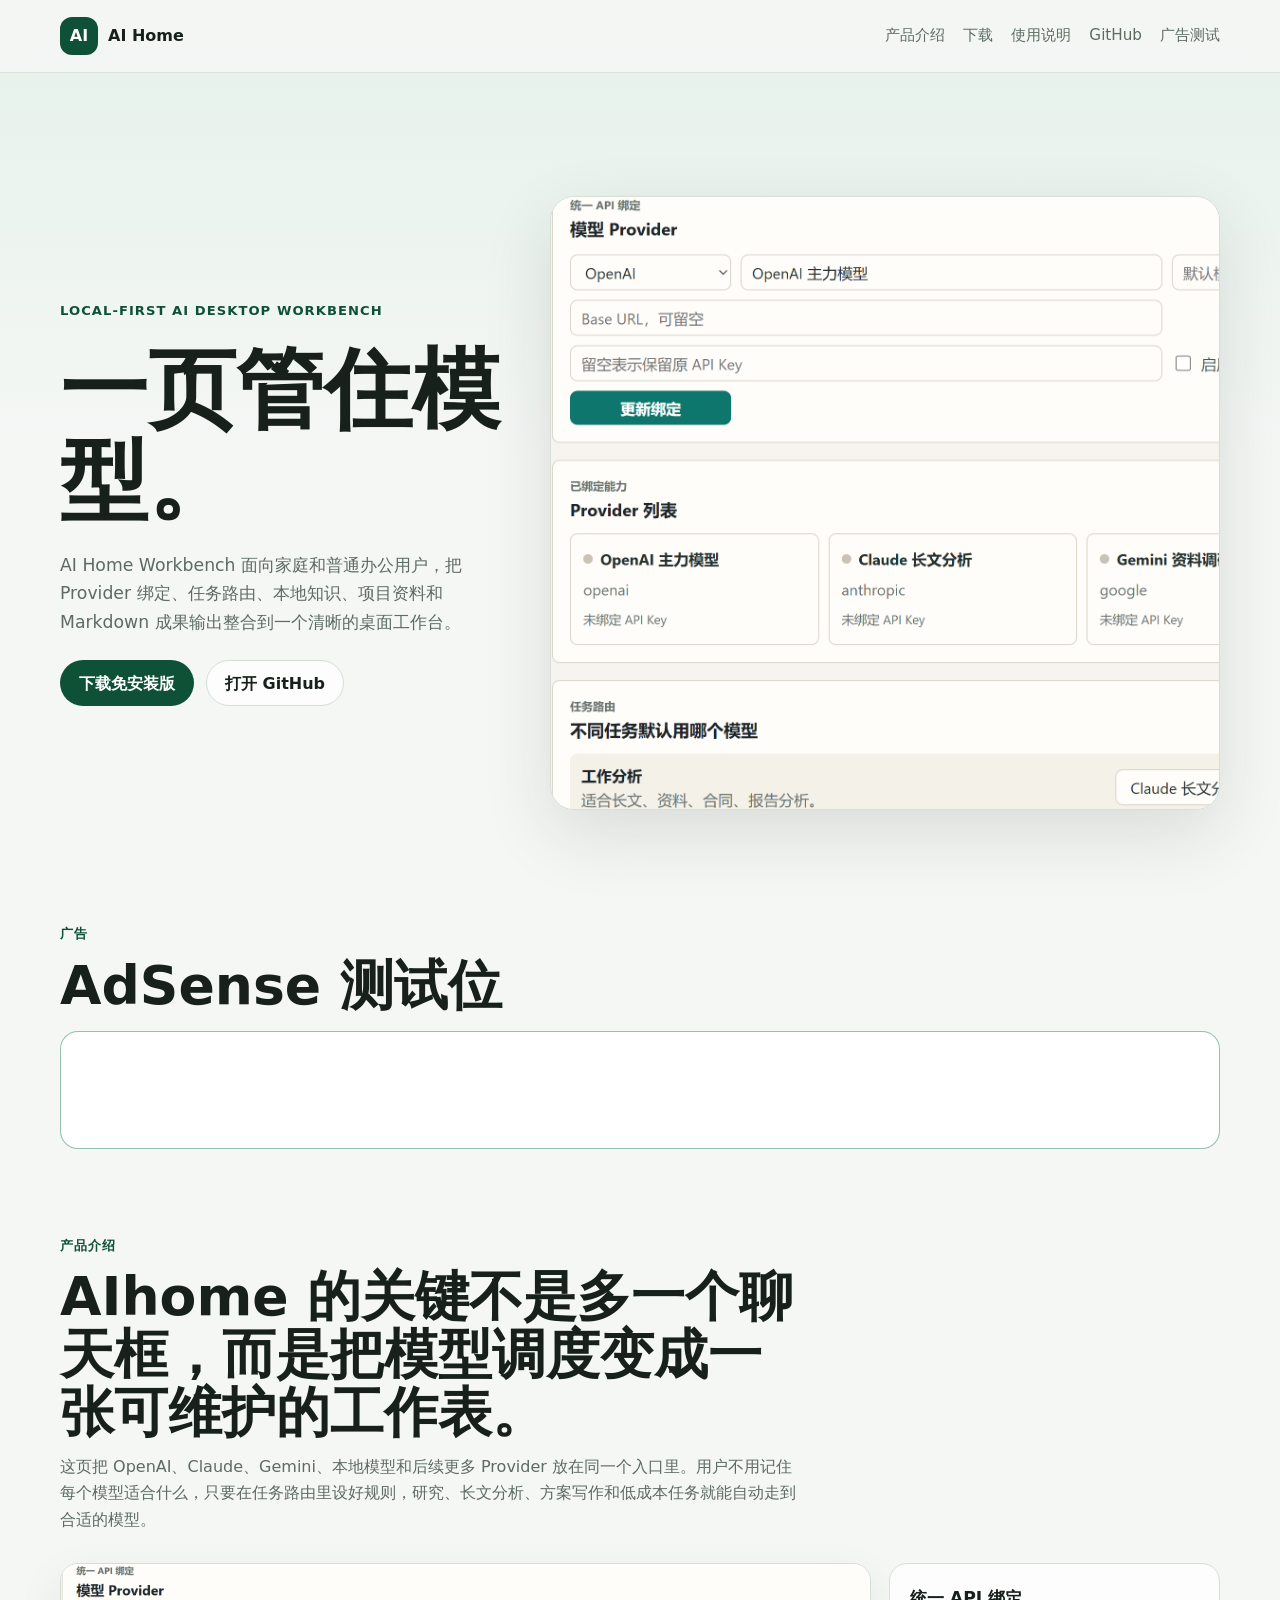
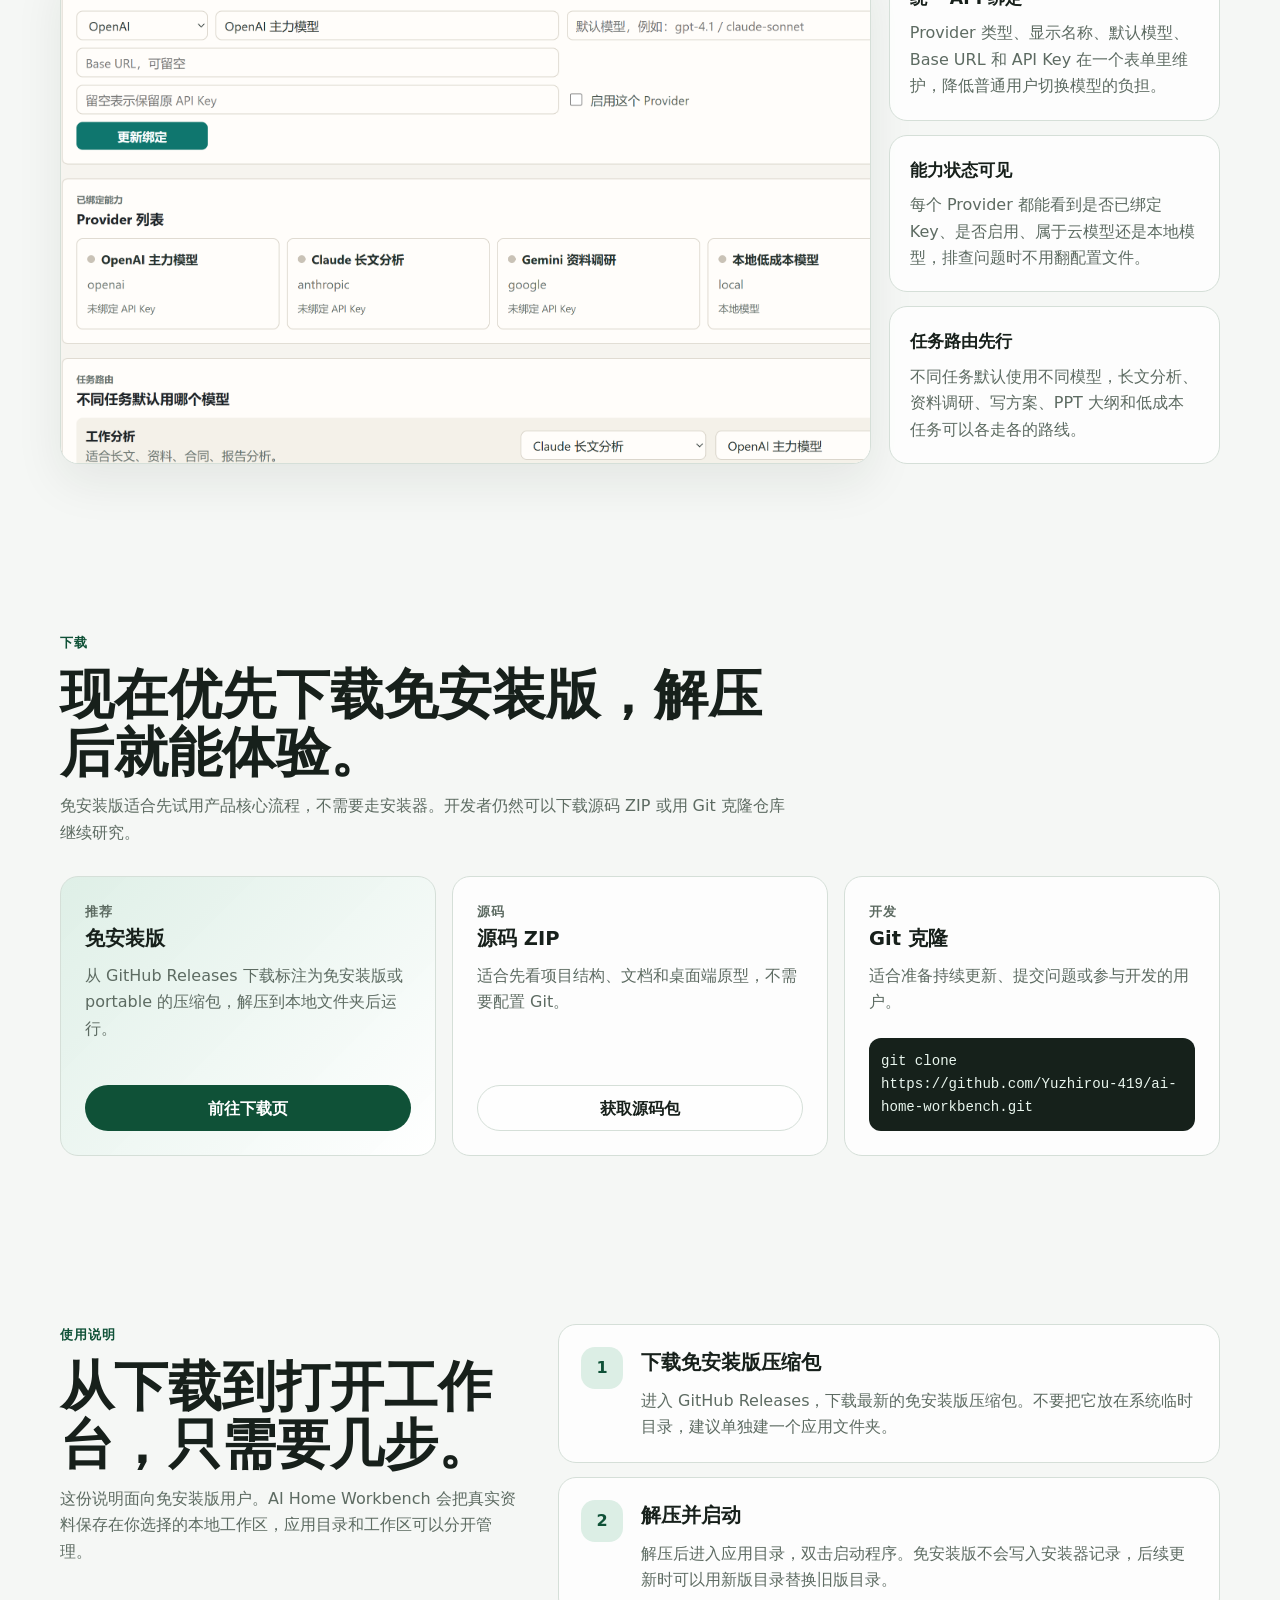
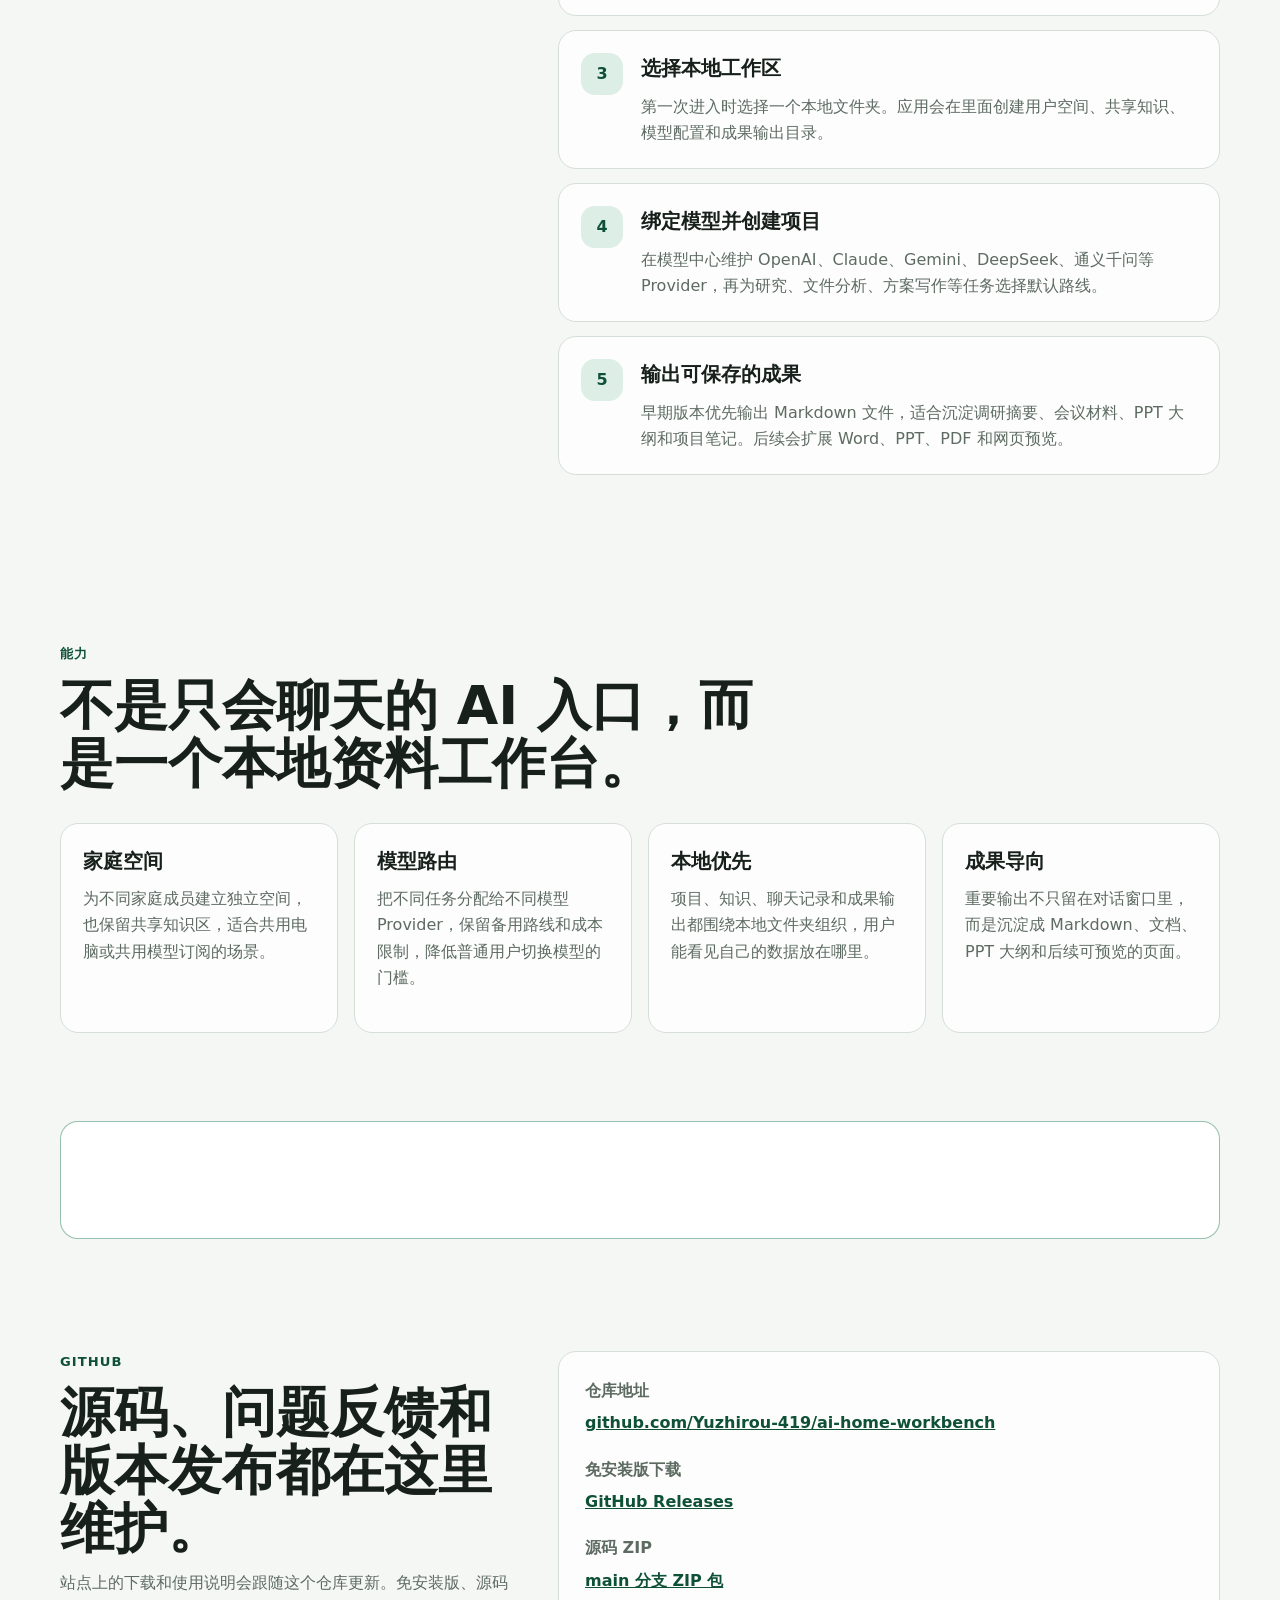
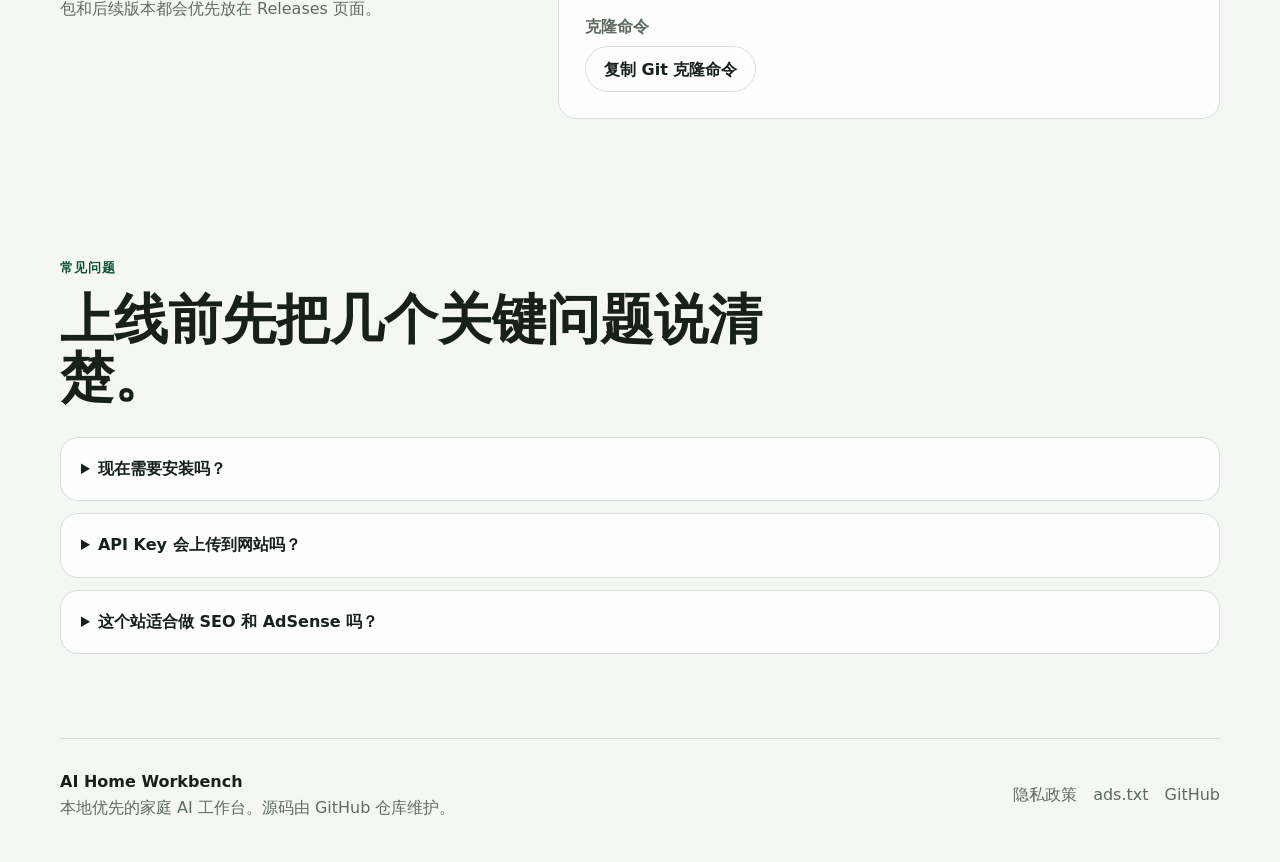
<file: index.html>
<!doctype html>
<html lang="zh-CN">
  <head>
    <meta charset="utf-8" />
    <meta name="viewport" content="width=device-width, initial-scale=1" />
    <title>AI Home Workbench - 免安装版模型路由工作台</title>
    <meta
      name="description"
      content="AI Home Workbench 免安装版是面向家庭和普通办公用户的本地优先 AI 桌面工作台，用模型 Provider、任务路由、本地知识和 Markdown 成果输出组织日常 AI 工作。"
    />
    <meta name="robots" content="index, follow" />
    <meta name="google-adsense-account" content="ca-pub-8977862168442936" />
    <link rel="canonical" href="https://mindsetdiary.site/" />
    <link rel="stylesheet" href="./styles.css" />
    <meta property="og:type" content="website" />
    <meta property="og:title" content="AI Home Workbench" />
    <meta
      property="og:description"
      content="把家庭成员、模型 API、本地知识和办公成果放进同一个本地优先工作台。"
    />
    <meta property="og:image" content="https://mindsetdiary.site/assets/aihome-soul-page.png" />
    <meta property="og:url" content="https://mindsetdiary.site/" />
    <meta name="twitter:card" content="summary_large_image" />
    <script
      async
      src="https://pagead2.googlesyndication.com/pagead/js/adsbygoogle.js?client=ca-pub-8977862168442936"
      crossorigin="anonymous"
    ></script>
    <script type="application/ld+json">
      {
        "@context": "https://schema.org",
        "@type": "SoftwareApplication",
        "name": "AI Home Workbench",
        "applicationCategory": "ProductivityApplication",
        "operatingSystem": "Windows",
        "softwareVersion": "0.1.0",
        "description": "AI Home Workbench 是面向家庭和普通办公用户的本地优先 AI 桌面工作台，统一管理家庭空间、模型路由、项目、本地知识和 Markdown 成果。",
        "url": "https://mindsetdiary.site/",
        "codeRepository": "https://github.com/Yuzhirou-419/ai-home-workbench",
        "downloadUrl": "https://github.com/Yuzhirou-419/ai-home-workbench/releases",
        "inLanguage": "zh-CN"
      }
    </script>
  </head>
  <body>
    <a class="skip-link" href="#main">跳到正文</a>
    <header class="site-header">
      <nav class="nav-shell" aria-label="主导航">
        <a class="brand-link" href="#top" aria-label="AI Home Workbench 首页">
          <span class="brand-mark">AI</span>
          <span>AI Home</span>
        </a>
        <div class="nav-links">
          <a href="#soul">产品介绍</a>
          <a href="#download">下载</a>
          <a href="#guide">使用说明</a>
          <a href="#github">GitHub</a>
          <a href="#adsense">广告测试</a>
        </div>
      </nav>
    </header>

    <main id="main">
      <section class="hero-section" id="top">
        <div class="hero-copy">
          <p class="section-kicker">Local-first AI desktop workbench</p>
          <h1>一页管住模型。</h1>
          <p class="hero-subtitle">
            AI Home Workbench 面向家庭和普通办公用户，把 Provider 绑定、任务路由、本地知识、项目资料和 Markdown 成果输出整合到一个清晰的桌面工作台。
          </p>
          <div class="hero-actions" aria-label="主要操作">
            <a class="button primary" href="https://github.com/Yuzhirou-419/ai-home-workbench/releases" target="_blank" rel="noreferrer">
              下载免安装版
            </a>
            <a class="button secondary" href="https://github.com/Yuzhirou-419/ai-home-workbench" target="_blank" rel="noreferrer">
              打开 GitHub
            </a>
          </div>
        </div>
        <figure class="hero-visual">
          <img
            src="./assets/aihome-soul-page.png"
            width="2048"
            height="1152"
            alt="AI Home Workbench 的模型 Provider 页面，包含 OpenAI、Claude、Gemini、本地模型和任务路由配置"
          />
        </figure>
      </section>

      <section class="ad-band" id="adsense" aria-label="广告测试位">
        <div class="section-heading compact">
          <span>广告</span>
          <h2>AdSense 测试位</h2>
        </div>
        <div class="ad-frame" data-ad-key="top">
          <ins
            class="adsbygoogle"
            style="display:block"
            data-ad-format="auto"
            data-full-width-responsive="true"
          ></ins>
          <p class="ad-fallback">填入 AdSense 发布商 ID 后，这里会加载真实广告。</p>
        </div>
      </section>

      <section class="content-section soul-section" id="soul">
        <div class="section-heading">
          <span>产品介绍</span>
          <h2>AIhome 的关键不是多一个聊天框，而是把模型调度变成一张可维护的工作表。</h2>
          <p>
            这页把 OpenAI、Claude、Gemini、本地模型和后续更多 Provider 放在同一个入口里。用户不用记住每个模型适合什么，只要在任务路由里设好规则，研究、长文分析、方案写作和低成本任务就能自动走到合适的模型。
          </p>
        </div>
        <div class="soul-layout">
          <figure class="soul-shot">
            <img
              src="./assets/aihome-soul-page.png"
              width="2048"
              height="1152"
              alt="AI Home Workbench 模型中心截图"
            />
          </figure>
          <div class="soul-notes">
            <article>
              <h3>统一 API 绑定</h3>
              <p>Provider 类型、显示名称、默认模型、Base URL 和 API Key 在一个表单里维护，降低普通用户切换模型的负担。</p>
            </article>
            <article>
              <h3>能力状态可见</h3>
              <p>每个 Provider 都能看到是否已绑定 Key、是否启用、属于云模型还是本地模型，排查问题时不用翻配置文件。</p>
            </article>
            <article>
              <h3>任务路由先行</h3>
              <p>不同任务默认使用不同模型，长文分析、资料调研、写方案、PPT 大纲和低成本任务可以各走各的路线。</p>
            </article>
          </div>
        </div>
      </section>

      <section class="content-section" id="download">
        <div class="section-heading">
          <span>下载</span>
          <h2>现在优先下载免安装版，解压后就能体验。</h2>
          <p>
            免安装版适合先试用产品核心流程，不需要走安装器。开发者仍然可以下载源码 ZIP 或用 Git 克隆仓库继续研究。
          </p>
        </div>
        <div class="download-grid">
          <article class="download-card featured">
            <div>
              <p class="card-label">推荐</p>
              <h3>免安装版</h3>
              <p>从 GitHub Releases 下载标注为免安装版或 portable 的压缩包，解压到本地文件夹后运行。</p>
            </div>
            <a class="button primary" href="https://github.com/Yuzhirou-419/ai-home-workbench/releases" target="_blank" rel="noreferrer">
              前往下载页
            </a>
          </article>
          <article class="download-card">
            <div>
              <p class="card-label">源码</p>
              <h3>源码 ZIP</h3>
              <p>适合先看项目结构、文档和桌面端原型，不需要配置 Git。</p>
            </div>
            <a class="button secondary" href="https://github.com/Yuzhirou-419/ai-home-workbench/archive/refs/heads/main.zip">
              获取源码包
            </a>
          </article>
          <article class="download-card">
            <div>
              <p class="card-label">开发</p>
              <h3>Git 克隆</h3>
              <p>适合准备持续更新、提交问题或参与开发的用户。</p>
            </div>
            <code>git clone https://github.com/Yuzhirou-419/ai-home-workbench.git</code>
          </article>
        </div>
      </section>

      <section class="content-section split-section" id="guide">
        <div class="section-heading sticky-heading">
          <span>使用说明</span>
          <h2>从下载到打开工作台，只需要几步。</h2>
          <p>
            这份说明面向免安装版用户。AI Home Workbench 会把真实资料保存在你选择的本地工作区，应用目录和工作区可以分开管理。
          </p>
        </div>
        <div class="steps-list">
          <article class="step-item">
            <strong>1</strong>
            <div>
              <h3>下载免安装版压缩包</h3>
              <p>进入 GitHub Releases，下载最新的免安装版压缩包。不要把它放在系统临时目录，建议单独建一个应用文件夹。</p>
            </div>
          </article>
          <article class="step-item">
            <strong>2</strong>
            <div>
              <h3>解压并启动</h3>
              <p>解压后进入应用目录，双击启动程序。免安装版不会写入安装器记录，后续更新时可以用新版目录替换旧版目录。</p>
            </div>
          </article>
          <article class="step-item">
            <strong>3</strong>
            <div>
              <h3>选择本地工作区</h3>
              <p>第一次进入时选择一个本地文件夹。应用会在里面创建用户空间、共享知识、模型配置和成果输出目录。</p>
            </div>
          </article>
          <article class="step-item">
            <strong>4</strong>
            <div>
              <h3>绑定模型并创建项目</h3>
              <p>在模型中心维护 OpenAI、Claude、Gemini、DeepSeek、通义千问等 Provider，再为研究、文件分析、方案写作等任务选择默认路线。</p>
            </div>
          </article>
          <article class="step-item">
            <strong>5</strong>
            <div>
              <h3>输出可保存的成果</h3>
              <p>早期版本优先输出 Markdown 文件，适合沉淀调研摘要、会议材料、PPT 大纲和项目笔记。后续会扩展 Word、PPT、PDF 和网页预览。</p>
            </div>
          </article>
        </div>
      </section>

      <section class="content-section">
        <div class="section-heading">
          <span>能力</span>
          <h2>不是只会聊天的 AI 入口，而是一个本地资料工作台。</h2>
        </div>
        <div class="feature-grid">
          <article>
            <h3>家庭空间</h3>
            <p>为不同家庭成员建立独立空间，也保留共享知识区，适合共用电脑或共用模型订阅的场景。</p>
          </article>
          <article>
            <h3>模型路由</h3>
            <p>把不同任务分配给不同模型 Provider，保留备用路线和成本限制，降低普通用户切换模型的门槛。</p>
          </article>
          <article>
            <h3>本地优先</h3>
            <p>项目、知识、聊天记录和成果输出都围绕本地文件夹组织，用户能看见自己的数据放在哪里。</p>
          </article>
          <article>
            <h3>成果导向</h3>
            <p>重要输出不只留在对话窗口里，而是沉淀成 Markdown、文档、PPT 大纲和后续可预览的页面。</p>
          </article>
        </div>
      </section>

      <section class="ad-band inline-ad" aria-label="内容广告位">
        <div class="ad-frame" data-ad-key="guide">
          <ins
            class="adsbygoogle"
            style="display:block"
            data-ad-format="auto"
            data-full-width-responsive="true"
          ></ins>
          <p class="ad-fallback">内容广告位已预留，配置 AdSense 后自动启用。</p>
        </div>
      </section>

      <section class="content-section split-section" id="github">
        <div class="section-heading sticky-heading">
          <span>GitHub</span>
          <h2>源码、问题反馈和版本发布都在这里维护。</h2>
          <p>
            站点上的下载和使用说明会跟随这个仓库更新。免安装版、源码包和后续版本都会优先放在 Releases 页面。
          </p>
        </div>
        <div class="repo-panel">
          <dl>
            <div>
              <dt>仓库地址</dt>
              <dd>
                <a href="https://github.com/Yuzhirou-419/ai-home-workbench" target="_blank" rel="noreferrer">
                  github.com/Yuzhirou-419/ai-home-workbench
                </a>
              </dd>
            </div>
            <div>
              <dt>免安装版下载</dt>
              <dd>
                <a href="https://github.com/Yuzhirou-419/ai-home-workbench/releases" target="_blank" rel="noreferrer">
                  GitHub Releases
                </a>
              </dd>
            </div>
            <div>
              <dt>源码 ZIP</dt>
              <dd>
                <a href="https://github.com/Yuzhirou-419/ai-home-workbench/archive/refs/heads/main.zip">
                  main 分支 ZIP 包
                </a>
              </dd>
            </div>
            <div>
              <dt>克隆命令</dt>
              <dd>
                <button class="copy-command" type="button" data-copy="git clone https://github.com/Yuzhirou-419/ai-home-workbench.git">
                  复制 Git 克隆命令
                </button>
              </dd>
            </div>
          </dl>
        </div>
      </section>

      <section class="content-section faq-section">
        <div class="section-heading">
          <span>常见问题</span>
          <h2>上线前先把几个关键问题说清楚。</h2>
        </div>
        <div class="faq-list">
          <details>
            <summary>现在需要安装吗？</summary>
            <p>不需要。当前优先提供免安装版，下载压缩包后解压运行即可。源码 ZIP 和 Git 克隆入口保留给开发者。</p>
          </details>
          <details>
            <summary>API Key 会上传到网站吗？</summary>
            <p>不会。这个站点只是产品展示和下载说明。AI Home Workbench 的真实模型 Key 应在本地应用和本地工作区中维护，不应提交到代码仓库。</p>
          </details>
          <details>
            <summary>这个站适合做 SEO 和 AdSense 吗？</summary>
            <p>适合起步。页面包含原创说明、下载链接、GitHub 链接、隐私页、robots、sitemap 和广告位。AdSense 仍需要你的账号、域名审核和真实发布商 ID。</p>
          </details>
        </div>
      </section>
    </main>

    <footer class="site-footer">
      <div>
        <strong>AI Home Workbench</strong>
        <p>本地优先的家庭 AI 工作台。源码由 GitHub 仓库维护。</p>
      </div>
      <div class="footer-links">
        <a href="./privacy.html">隐私政策</a>
        <a href="./ads.txt">ads.txt</a>
        <a href="https://github.com/Yuzhirou-419/ai-home-workbench" target="_blank" rel="noreferrer">GitHub</a>
      </div>
    </footer>

    <script src="./adsense-config.js"></script>
    <script src="./adsense.js"></script>
  </body>
</html>
</file>
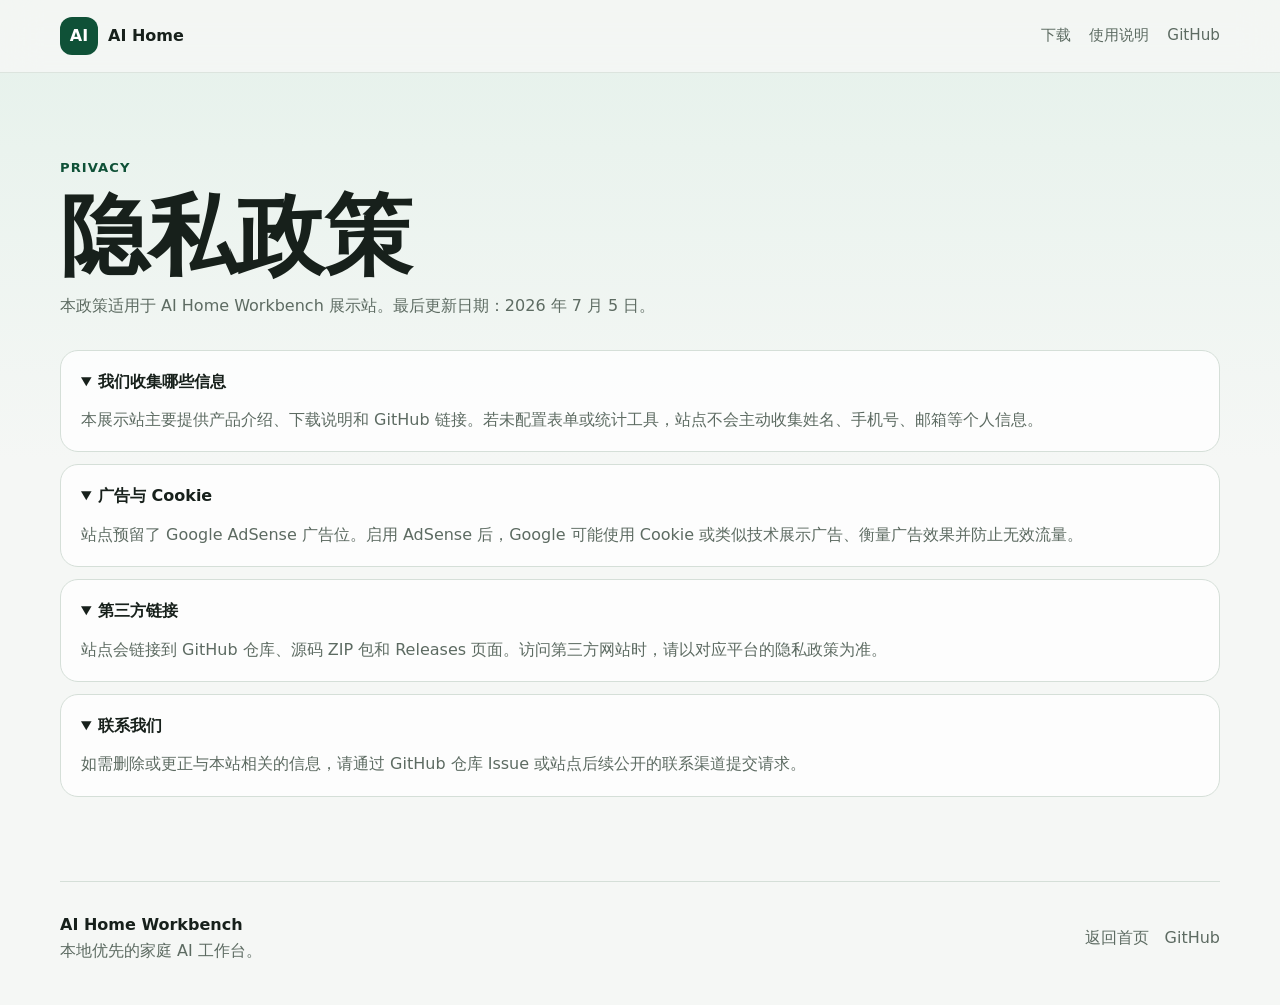
<file: privacy.html>
<!doctype html>
<html lang="zh-CN">
  <head>
    <meta charset="utf-8" />
    <meta name="viewport" content="width=device-width, initial-scale=1" />
    <title>隐私政策 - AI Home Workbench</title>
    <meta name="description" content="AI Home Workbench 展示站的隐私政策，说明访问统计、广告 Cookie、第三方链接和联系信息处理方式。" />
    <meta name="google-adsense-account" content="ca-pub-8977862168442936" />
    <link rel="canonical" href="https://mindsetdiary.site/privacy.html" />
    <link rel="stylesheet" href="./styles.css" />
    <script
      async
      src="https://pagead2.googlesyndication.com/pagead/js/adsbygoogle.js?client=ca-pub-8977862168442936"
      crossorigin="anonymous"
    ></script>
  </head>
  <body>
    <header class="site-header">
      <nav class="nav-shell" aria-label="主导航">
        <a class="brand-link" href="./index.html" aria-label="AI Home Workbench 首页">
          <span class="brand-mark">AI</span>
          <span>AI Home</span>
        </a>
        <div class="nav-links">
          <a href="./index.html#download">下载</a>
          <a href="./index.html#guide">使用说明</a>
          <a href="./index.html#github">GitHub</a>
        </div>
      </nav>
    </header>
    <main>
      <section class="content-section">
        <div class="section-heading">
          <span>Privacy</span>
          <h1>隐私政策</h1>
          <p>本政策适用于 AI Home Workbench 展示站。最后更新日期：2026 年 7 月 5 日。</p>
        </div>
        <div class="faq-list">
          <details open>
            <summary>我们收集哪些信息</summary>
            <p>本展示站主要提供产品介绍、下载说明和 GitHub 链接。若未配置表单或统计工具，站点不会主动收集姓名、手机号、邮箱等个人信息。</p>
          </details>
          <details open>
            <summary>广告与 Cookie</summary>
            <p>站点预留了 Google AdSense 广告位。启用 AdSense 后，Google 可能使用 Cookie 或类似技术展示广告、衡量广告效果并防止无效流量。</p>
          </details>
          <details open>
            <summary>第三方链接</summary>
            <p>站点会链接到 GitHub 仓库、源码 ZIP 包和 Releases 页面。访问第三方网站时，请以对应平台的隐私政策为准。</p>
          </details>
          <details open>
            <summary>联系我们</summary>
            <p>如需删除或更正与本站相关的信息，请通过 GitHub 仓库 Issue 或站点后续公开的联系渠道提交请求。</p>
          </details>
        </div>
      </section>
    </main>
    <footer class="site-footer">
      <div>
        <strong>AI Home Workbench</strong>
        <p>本地优先的家庭 AI 工作台。</p>
      </div>
      <div class="footer-links">
        <a href="./index.html">返回首页</a>
        <a href="https://github.com/Yuzhirou-419/ai-home-workbench" target="_blank" rel="noreferrer">GitHub</a>
      </div>
    </footer>
  </body>
</html>
</file>
<file: styles.css>
:root {
  color-scheme: light;
  --bg: #f5f7f5;
  --surface: #ffffff;
  --surface-muted: #e8eee9;
  --text: #17201b;
  --muted: #5d6b62;
  --line: #d5dfd8;
  --accent: #16724d;
  --accent-dark: #0f5137;
  --accent-soft: #dceee5;
  --shadow: 0 24px 70px rgba(23, 32, 27, 0.12);
  --radius: 18px;
  --max: 1160px;
  font-family:
    ui-sans-serif,
    system-ui,
    -apple-system,
    BlinkMacSystemFont,
    "Segoe UI",
    sans-serif;
}

* {
  box-sizing: border-box;
}

html {
  scroll-behavior: smooth;
}

body {
  margin: 0;
  background:
    linear-gradient(180deg, rgba(220, 238, 229, 0.65), rgba(245, 247, 245, 0) 460px),
    var(--bg);
  color: var(--text);
  font-size: 16px;
  line-height: 1.65;
}

img {
  display: block;
  max-width: 100%;
}

a {
  color: inherit;
}

code,
pre {
  font-family:
    "SFMono-Regular",
    Consolas,
    "Liberation Mono",
    monospace;
}

pre {
  margin: 14px 0 0;
  overflow-x: auto;
  border-radius: 14px;
  background: #16211b;
  color: #e9f6ee;
  padding: 14px 16px;
}

pre code {
  white-space: pre;
}

.skip-link {
  position: absolute;
  left: 20px;
  top: 12px;
  z-index: 20;
  transform: translateY(-140%);
  border-radius: 999px;
  background: var(--accent-dark);
  color: #fff;
  padding: 8px 14px;
  text-decoration: none;
}

.skip-link:focus {
  transform: translateY(0);
}

.site-header {
  position: sticky;
  top: 0;
  z-index: 10;
  border-bottom: 1px solid rgba(213, 223, 216, 0.78);
  background: rgba(245, 247, 245, 0.86);
  backdrop-filter: blur(18px);
}

.nav-shell {
  width: min(var(--max), calc(100% - 32px));
  min-height: 72px;
  margin: 0 auto;
  display: flex;
  align-items: center;
  justify-content: space-between;
  gap: 24px;
}

.brand-link,
.nav-links,
.hero-actions,
.footer-links {
  display: flex;
  align-items: center;
}

.brand-link {
  gap: 10px;
  font-weight: 800;
  text-decoration: none;
}

.brand-mark {
  display: grid;
  width: 38px;
  height: 38px;
  place-items: center;
  border-radius: 12px;
  background: var(--accent-dark);
  color: #fff;
  font-weight: 900;
}

.nav-links {
  gap: 18px;
  color: var(--muted);
  font-size: 0.95rem;
}

.nav-links a,
.footer-links a {
  text-decoration: none;
}

.nav-links a:hover,
.footer-links a:hover {
  color: var(--accent-dark);
}

.hero-section {
  width: min(var(--max), calc(100% - 32px));
  min-height: calc(100dvh - 72px);
  margin: 0 auto;
  padding: 74px 0 42px;
  display: grid;
  grid-template-columns: minmax(0, 0.8fr) minmax(460px, 1.2fr);
  gap: 44px;
  align-items: center;
}

.hero-copy {
  display: grid;
  gap: 24px;
}

.section-kicker,
.section-heading span,
.card-label {
  margin: 0;
  color: var(--accent-dark);
  font-size: 0.82rem;
  font-weight: 800;
  text-transform: uppercase;
  letter-spacing: 0.08em;
}

h1,
h2,
h3,
p {
  margin-top: 0;
}

h1 {
  margin-bottom: 0;
  max-width: 9ch;
  font-size: clamp(3.2rem, 7vw, 5.5rem);
  line-height: 1.03;
  letter-spacing: 0;
}

.hero-subtitle {
  max-width: 610px;
  margin-bottom: 0;
  color: var(--muted);
  font-size: 1.08rem;
}

.hero-actions {
  flex-wrap: wrap;
  gap: 12px;
}

.button,
.copy-command {
  min-height: 46px;
  border: 1px solid transparent;
  border-radius: 999px;
  padding: 10px 18px;
  display: inline-flex;
  align-items: center;
  justify-content: center;
  background: transparent;
  color: var(--text);
  font: inherit;
  font-weight: 760;
  line-height: 1.2;
  text-decoration: none;
  cursor: pointer;
  transition:
    transform 160ms ease,
    border-color 160ms ease,
    background 160ms ease,
    color 160ms ease;
}

.button:active,
.copy-command:active {
  transform: translateY(1px);
}

.button.primary {
  background: var(--accent-dark);
  color: #fff;
}

.button.primary:hover {
  background: #0b412c;
}

.button.secondary,
.copy-command {
  border-color: var(--line);
  background: rgba(255, 255, 255, 0.72);
}

.button.secondary:hover,
.copy-command:hover {
  border-color: var(--accent);
  color: var(--accent-dark);
}

.hero-visual {
  margin: 0;
}

.hero-visual img {
  aspect-ratio: 16 / 9;
  width: 100%;
  height: clamp(390px, 48vw, 620px);
  border: 1px solid var(--line);
  border-radius: 24px;
  object-fit: cover;
  object-position: left top;
  box-shadow: var(--shadow);
}

.content-section,
.ad-band,
.site-footer {
  width: min(var(--max), calc(100% - 32px));
  margin: 0 auto;
}

.content-section {
  padding: 84px 0;
}

.section-heading {
  max-width: 740px;
  margin-bottom: 30px;
  display: grid;
  gap: 12px;
}

.section-heading.compact {
  margin-bottom: 16px;
}

.section-heading h2 {
  margin-bottom: 0;
  font-size: clamp(2rem, 5vw, 3.35rem);
  line-height: 1.08;
  letter-spacing: 0;
}

.section-heading p {
  margin-bottom: 0;
  color: var(--muted);
}

.ad-band {
  padding: 22px 0;
}

.inline-ad {
  padding: 4px 0 28px;
}

.ad-frame {
  min-height: 118px;
  border: 1px dashed rgba(22, 114, 77, 0.45);
  border-radius: var(--radius);
  display: grid;
  place-items: center;
  background:
    linear-gradient(135deg, rgba(220, 238, 229, 0.72), rgba(255, 255, 255, 0.88)),
    var(--surface);
  color: var(--muted);
  text-align: center;
  overflow: hidden;
}

.ad-frame[data-active="true"] {
  border-style: solid;
  background: var(--surface);
}

.ad-fallback {
  margin: 0;
  padding: 18px;
}

.download-grid,
.feature-grid {
  display: grid;
  grid-template-columns: repeat(3, minmax(0, 1fr));
  gap: 16px;
}

.soul-section {
  padding-top: 64px;
}

.soul-layout {
  display: grid;
  grid-template-columns: minmax(0, 1.42fr) minmax(300px, 0.58fr);
  gap: 18px;
  align-items: stretch;
}

.soul-shot {
  margin: 0;
  overflow: hidden;
  border: 1px solid var(--line);
  border-radius: var(--radius);
  background: var(--surface);
  box-shadow: 0 18px 48px rgba(23, 32, 27, 0.08);
}

.soul-shot img {
  width: 100%;
  height: 100%;
  min-height: 430px;
  object-fit: cover;
  object-position: left top;
}

.soul-notes {
  display: grid;
  gap: 14px;
}

.soul-notes article {
  border: 1px solid var(--line);
  border-radius: var(--radius);
  background: rgba(255, 255, 255, 0.82);
  padding: 20px;
}

.soul-notes h3 {
  margin-bottom: 8px;
  font-size: 1.08rem;
}

.soul-notes p {
  margin-bottom: 0;
  color: var(--muted);
}

.download-card,
.feature-grid article,
.repo-panel,
.faq-list details,
.step-item {
  border: 1px solid var(--line);
  border-radius: var(--radius);
  background: rgba(255, 255, 255, 0.82);
}

.download-card {
  min-height: 260px;
  padding: 24px;
  display: flex;
  flex-direction: column;
  justify-content: space-between;
  gap: 22px;
}

.download-card.featured {
  background:
    linear-gradient(135deg, rgba(220, 238, 229, 0.92), rgba(255, 255, 255, 0.9)),
    var(--surface);
}

.download-card h3,
.feature-grid h3,
.step-item h3 {
  margin-bottom: 8px;
  font-size: 1.22rem;
}

.download-card p,
.feature-grid p,
.step-item p,
.faq-list p,
.site-footer p {
  margin-bottom: 0;
  color: var(--muted);
}

.download-card code {
  width: 100%;
  overflow-wrap: anywhere;
  border-radius: 12px;
  background: #16211b;
  color: #e9f6ee;
  padding: 12px;
  font-size: 0.88rem;
}

.split-section {
  display: grid;
  grid-template-columns: minmax(260px, 0.82fr) minmax(0, 1.18fr);
  gap: 38px;
  align-items: start;
}

.sticky-heading {
  position: sticky;
  top: 104px;
}

.steps-list {
  display: grid;
  gap: 14px;
}

.step-item {
  padding: 22px;
  display: grid;
  grid-template-columns: 42px minmax(0, 1fr);
  gap: 18px;
}

.step-item > strong {
  display: grid;
  width: 42px;
  height: 42px;
  place-items: center;
  border-radius: 14px;
  background: var(--accent-soft);
  color: var(--accent-dark);
}

.feature-grid {
  grid-template-columns: repeat(4, minmax(0, 1fr));
}

.feature-grid article {
  min-height: 210px;
  padding: 22px;
}

.repo-panel {
  padding: 26px;
}

.repo-panel dl {
  margin: 0;
  display: grid;
  gap: 20px;
}

.repo-panel dl div {
  display: grid;
  gap: 6px;
}

.repo-panel dt {
  color: var(--muted);
  font-weight: 760;
}

.repo-panel dd {
  margin: 0;
  overflow-wrap: anywhere;
}

.repo-panel a {
  color: var(--accent-dark);
  font-weight: 760;
}

.faq-section {
  padding-top: 54px;
}

.faq-list {
  display: grid;
  gap: 12px;
}

.faq-list details {
  padding: 18px 20px;
}

.faq-list summary {
  cursor: pointer;
  font-weight: 800;
}

.faq-list p {
  padding-top: 12px;
}

.site-footer {
  border-top: 1px solid var(--line);
  padding: 30px 0 40px;
  display: flex;
  justify-content: space-between;
  gap: 24px;
}

.footer-links {
  flex-wrap: wrap;
  gap: 16px;
  color: var(--muted);
}

*:focus-visible {
  outline: 3px solid rgba(22, 114, 77, 0.36);
  outline-offset: 3px;
}

@media (max-width: 920px) {
  .nav-shell {
    align-items: flex-start;
    flex-direction: column;
    padding: 14px 0;
    gap: 12px;
  }

  .nav-links {
    width: 100%;
    overflow-x: auto;
    padding-bottom: 2px;
  }

  .hero-section {
    min-height: auto;
    grid-template-columns: 1fr;
    padding-top: 48px;
  }

  h1 {
    max-width: 12ch;
  }

  .download-grid,
  .feature-grid,
  .soul-layout,
  .split-section {
    grid-template-columns: 1fr;
  }

  .sticky-heading {
    position: static;
  }

  .feature-grid article,
  .download-card {
    min-height: auto;
  }

  .soul-shot img {
    min-height: auto;
  }
}

@media (max-width: 560px) {
  body {
    font-size: 15px;
  }

  .hero-section,
  .content-section {
    width: min(100% - 24px, var(--max));
  }

  .hero-actions {
    align-items: stretch;
    flex-direction: column;
  }

  .button,
  .copy-command {
    width: 100%;
  }

  .hero-visual img {
    border-radius: 18px;
    height: min(420px, 86vw);
  }

  .step-item {
    grid-template-columns: 1fr;
  }

  .site-footer {
    flex-direction: column;
  }
}

@media (prefers-reduced-motion: reduce) {
  *,
  *::before,
  *::after {
    scroll-behavior: auto !important;
    transition-duration: 0.01ms !important;
    animation-duration: 0.01ms !important;
    animation-iteration-count: 1 !important;
  }
}
</file>
